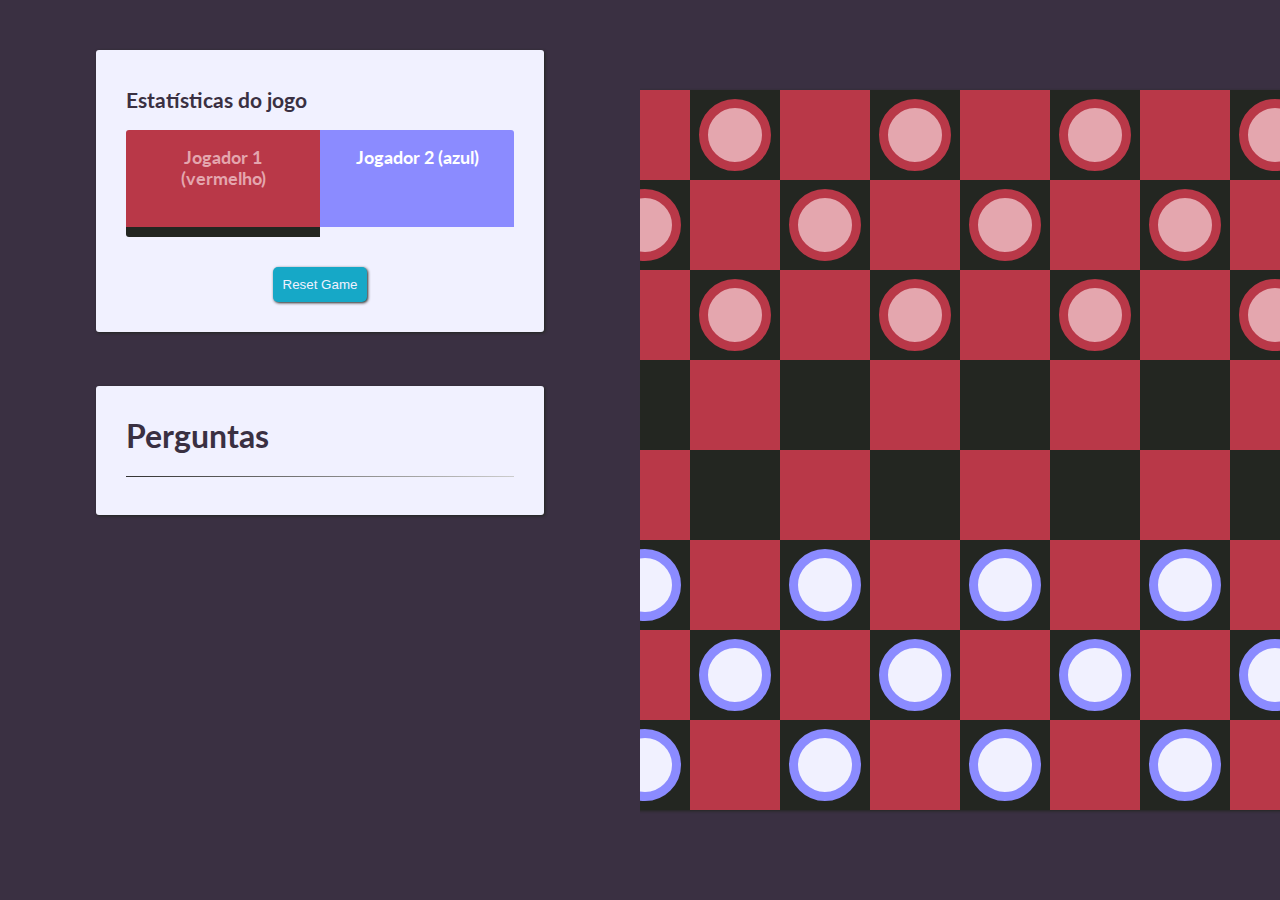
<file: index.html>
<!doctype html>
<html>
<head>
  <title>DAMAS DA POESIA</title>
  <script src="https://ajax.googleapis.com/ajax/libs/jquery/2.1.3/jquery.min.js"></script>
  <link href="https://fonts.googleapis.com/css?family=Lato:400,700" rel="stylesheet">
  <link href="style.css" rel="stylesheet">
  <link rel="shortcut icon" href="favicon.ico" type="image/x-icon">
  <link rel="shortcut icon" href="favicon.png" type="image/x-icon">
  <link rel="icon" href="favicon.ico" type="image/x-icon">
  <link rel="icon" href="favicon.png" type="image/x-icon">
  <script src="script.js"></script>
</head>
<body>
  <div class="column">
    <div class="stats">
      <h2>Estatísticas do jogo</h2>
      <div class="wrapper">
        <div id="player1">
          <h3>Jogador 1 (vermelho)</h3>
        </div>
        <div id="player2">
          <h3>Jogador 2 (azul)</h3>
        </div>
      </div>
      <div class="clearfix"></div>
      <div class="turn"></div>
      <span id="winner"></span>
      <button id="cleargame">Reset Game</button>
    </div>
    <div class="info">
      <h1>Perguntas</h1>
      <h3 id="player"></h3>
      <hr>
      <p id="pergunta"></p>
      <h3 id="errada" style="color:red"></h3>
      <h3 id="correta" style="color:green"></h3>
      <div class="perg">
      </div>
    </div>
  </div>
  <div class="column">
    <div id="board">
      <div class="tiles"></div>
      <div class="pieces">
        <div class="player1pieces">
        </div>
        <div class="player2pieces">
        </div>
      </div>
  </div>
</body>
</html>
</file>
<file: style.css>
html, body {
  position: absolute;
  top: 0;
  left: 0;
  height: 100%;
  width: 100%;
  margin: 0;
  padding: 0;
  color: #333333;
  font-family: "Lato", Calibri, sans-serif;
  font-size: 16px;
  background-color: #3A3042; }
  html h1, body h1 {
    margin-top: 10px; }
  html h2, body h2 {
    font-size: 1.3em; }
  html h3, body h3 {
    font-size: 1.1em; }
  html a, body a {
    text-decoration: none;
    color: #333333;
    font-weight: 700; }
    html a:hover, body a:hover {
      text-decoration: underline; }
  html hr, body hr {
    border: 0;
    height: 1px;
    background-color: #333;
    background-image: linear-gradient(to right, #333333, #ccc); }
  html .clearfix, body .clearfix {
    clear: both; }

div.column {
  position: relative;
  float: left;
  overflow: auto;
  height: 100%;
  min-height: 100%;
  width: 50%; }

div.perg {
  display: flex;
  margin: auto;
  justify-content: space-between;
  align-items: center;
  text-align: center;
}

@media screen and (max-width: 1000px) {
  div.column {
    width: 100% !important;
    overflow: hidden;
    height: auto; } }
div.info, div.stats {
  width: 70%;
  margin: 6vmin auto 0;
  box-sizing: border-box;
  padding: 20px 30px;
  background-color: #F1F1FF;
  color: #3A3042;
  border-radius: 3px;
  box-shadow: 1px 1px 3px #232621; }

div.stats {
  margin: 50px auto !important; }
  div.stats .wrapper {
    display: flex; }
  div.stats #player1 {
    text-align: center;
    display: inline-block;
    width: 50%;
    float: left;
    background-color: #B93848;
    box-sizing: border-box;
    padding: 0 15px 20px;
    border-top-left-radius: 3px;
    color: #e4a6ae; }
    div.stats #player1 .capturedPiece {
      width: 2.4vmin;
      height: 2.4vmin;
      background-color: #232621;
      background-size: 65%;
      background-repeat: no-repeat;
      background-position: center;
      border-radius: 6vmin;
      display: inline-block;
      box-sizing: border-box;
      transition: all 0.2s linear;
      margin: 5px; }
  div.stats #player2 {
    text-align: center;
    display: inline-block;
    width: 50%;
    float: left;
    background-color: #8b8bff;
    box-sizing: border-box;
    padding: 0 15px 20px;
    border-top-right-radius: 3px;
    color: white; }
    div.stats #player2 .capturedPiece {
      width: 2.4vmin;
      height: 2.4vmin;
      background-color: #B93848;
      background-size: 65%;
      background-repeat: no-repeat;
      background-position: center;
      border-radius: 6vmin;
      display: inline-block;
      box-sizing: border-box;
      transition: all 0.2s linear;
      margin: 5px; }
  div.stats div.turn {
    height: 10px;
    width: 100%;
    background: linear-gradient(to right, #232621 50%, transparent 50%);
    border-radius: 0 0 3px 3px; }
  div.stats span#winner {
    display: block;
    padding: 10px 0 0;
    text-align: center; }
  div.stats button#cleargame {
    display: block;
    border: 0;
    color: #F1F1FF;
    border-radius: 5px;
    cursor: pointer;
    margin: 20px auto 10px;
    padding: 10px;
    background-color: #16A8C7;
    box-shadow: 1px 1px 3px #232621;
    transition: background-color 0.15s linear; }
    div.stats button#cleargame:hover {
      background-color: #0c5a6b; }

#roombtn {
  display: block;
  border: 0;
  color: #F1F1FF;
  border-radius: 5px;
  cursor: pointer;
  margin: 20px auto 10px;
  padding: 10px;
  background-color: #16A8C7;
  box-shadow: 1px 1px 3px #232621;
  transition: background-color 0.15s linear; 
} #roombtn:hover {
  background-color: #0c5a6b; 
}

#roomcode {
  width: 100%;
  padding: 12px 20px;
  text-transform: uppercase;
  margin: 8px 0;
  border: 1px solid #ccc;
  border-radius: 4px;
  box-sizing: border-box;
  display: block;
  border: 0;
  border-radius: 5px;
  cursor: pointer;
  margin: 20px auto 10px;
  padding: 10px;
  box-shadow: 1px 1px 3px #232621;
  transition: background-color 0.15s linear; 
}

button.btns {
  display: inline-block;
  border: 0;
  color: #F1F1FF;
  border-radius: 5px;
  cursor: pointer;
  margin: 20px auto 10px;
  padding: 10px;
  background-color: #16A8C7;
  box-shadow: 1px 1px 3px #232621;
  transition: background-color 0.15s linear; }
  button.btns:hover {
    background-color: #0c5a6b; }

button.question {
  display: inline-block;
  border: 0;
  color: #F1F1FF;
  border-radius: 5px;
  cursor: pointer;
  margin: 20px auto 10px;
  padding: 10px;
  background-color: #e21111;
  box-shadow: 1px 1px 3px #232621;
  transition: background-color 0.15s linear; }
  button.question:hover {
    background-color: #240000; }


div#board {
  position: absolute;
  top: calc(50% - 40vmin);
  left: calc(50% - 40vmin);
  width: 80vmin;
  height: 80vmin;
  border-radius: 5px;
  box-shadow: 1px 1px 3px #232621;
  background-color: #B93848;
  overflow: hidden; }
  div#board .tile {
    width: 10vmin;
    height: 10vmin;
    position: absolute;
    background-color: #232621; }
  div#board .player1pieces .piece {
    position: absolute;
    width: 8vmin;
    height: 8vmin;
    background-color: #e4a6ae;
    background-size: 65%;
    background-repeat: no-repeat;
    background-position: center;
    border-radius: 6vmin;
    display: inline-block;
    box-sizing: border-box;
    transition: all 0.2s linear;
    margin-top: 1vmin;
    margin-left: 1vmin;
    cursor: pointer;
    border: 1vmin solid #B93848; }
    div#board .player1pieces .piece.selected {
      box-shadow: 0 0 10px 5px #16A8C7; }
  div#board .player2pieces .piece {
    position: absolute;
    width: 8vmin;
    height: 8vmin;
    background-color: #F1F1FF;
    background-size: 65%;
    background-repeat: no-repeat;
    background-position: center;
    border-radius: 6vmin;
    display: inline-block;
    box-sizing: border-box;
    transition: all 0.2s linear;
    margin-top: 1vmin;
    margin-left: 1vmin;
    cursor: pointer;
    border: 1vmin solid #8b8bff; }
    div#board .player2pieces .piece.selected {
      box-shadow: 0 0 10px 5px #16A8C7; }

/*# sourceMappingURL=style.css.map */
</file>
